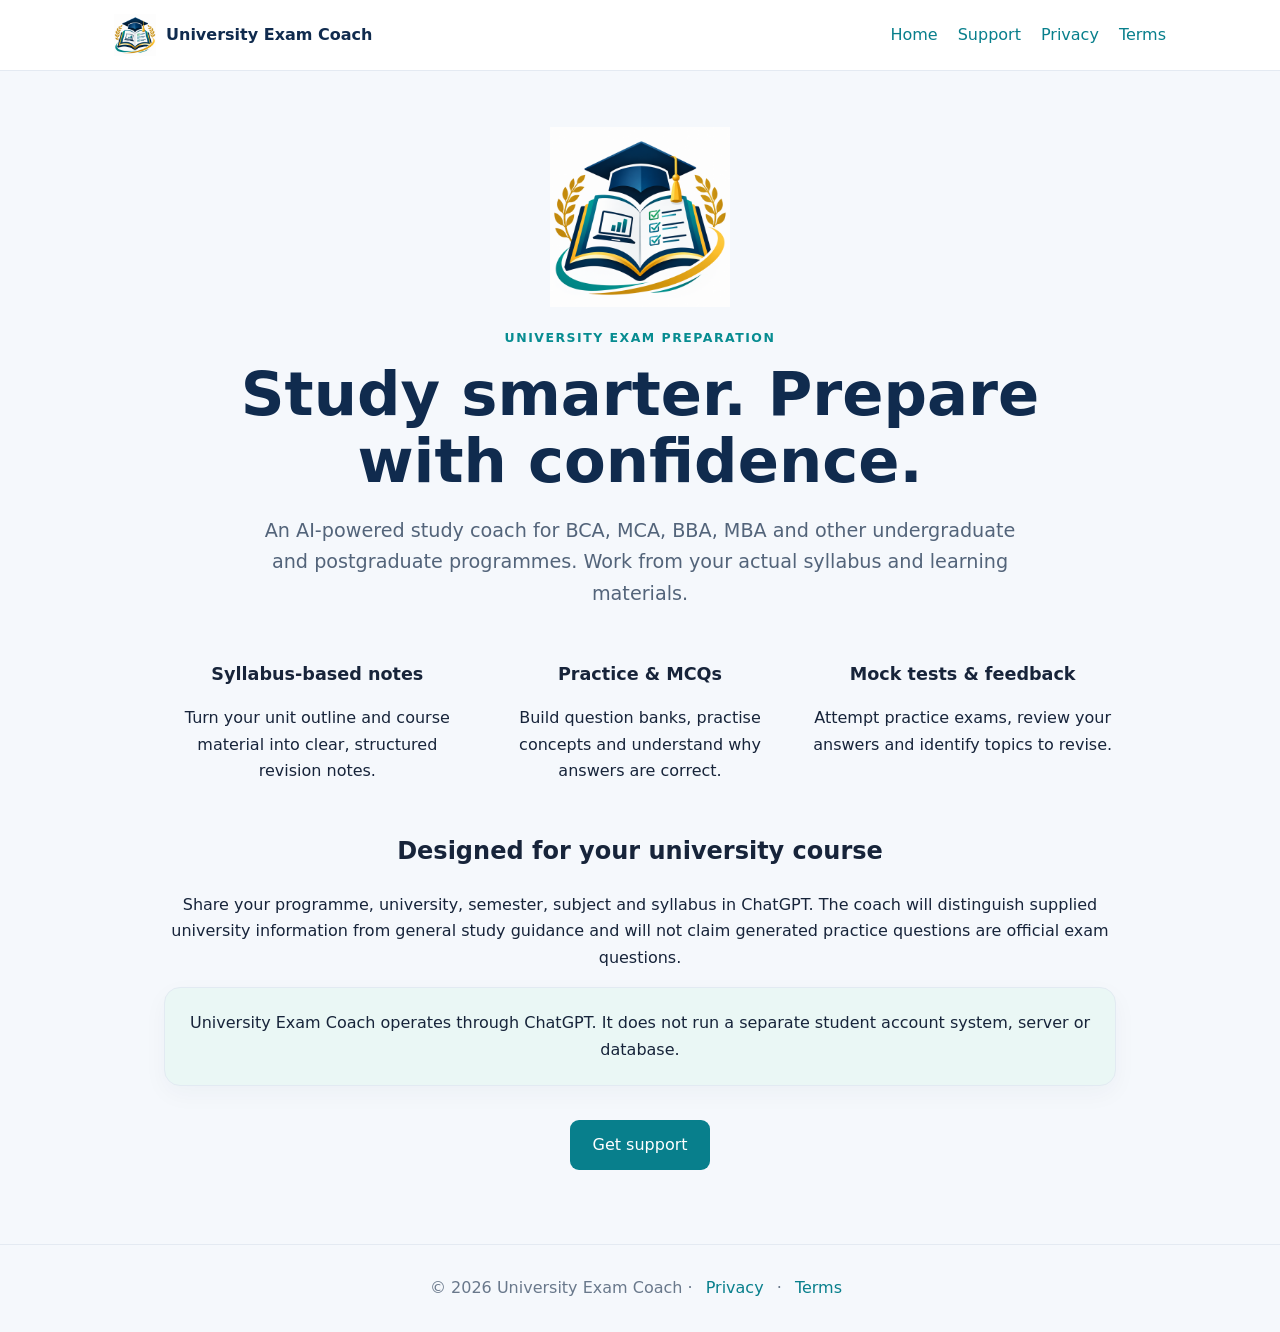
<file: index.html>
<!doctype html>
<html lang="en">
<head>
<meta charset="utf-8">
<meta name="viewport" content="width=device-width,initial-scale=1">

<title>University Exam Coach V3.0.0</title>

<meta name="description" content="Syllabus-based university exam preparation for BCA, MCA, BBA, MBA and other degree programmes.">

<link rel="icon" href="assets/logo.png">
<link rel="stylesheet" href="styles.css">

<style>
.cards a {
    display: block;
    text-decoration: none;
    color: inherit;
    cursor: pointer;
    transition: transform 0.2s ease, box-shadow 0.2s ease;
}

.cards a:hover {
    transform: translateY(-5px);
    box-shadow: 0 8px 20px rgba(0,0,0,0.12);
}

.cards a h2 {
    color: inherit;
}

.cards a:focus-visible {
    outline: 3px solid #168b9b;
    outline-offset: 4px;
}
</style>

</head>

<body>

<header>
<nav>
<a class="brand" href="index.html">
<img src="assets/logo.png" alt="">
University Exam Coach
</a>

<div>
<a href="index.html">Home</a>
<a href="support.html">Support</a>
<a href="privacy.html">Privacy</a>
<a href="terms.html">Terms</a>
</div>
</nav>
</header>

<main class="hero">

<img class="hero-logo" src="assets/logo.png" alt="University Exam Coach emblem">

<p class="eyebrow">UNIVERSITY EXAM PREPARATION</p>

<h1>Study smarter. Prepare with confidence.</h1>

<p class="lead">
An AI-powered study coach for BCA, MCA, BBA, MBA and other undergraduate and postgraduate programmes. Work from your actual syllabus and learning materials.
</p>

<div class="cards">

<a class="card" href="https://chatgpt.com/plugins/plugins_6af9e8169bf481919f3dcebff1b63760" target="_blank" rel="noopener noreferrer">
<h2>Syllabus-based notes</h2>
<p>Turn your unit outline and course material into clear, structured revision notes.</p>
</a>

<a class="card" href="https://chatgpt.com/plugins/plugins_6af9e8169bf481919f3dcebff1b63760" target="_blank" rel="noopener noreferrer">
<h2>Practice &amp; MCQs</h2>
<p>Build question banks, practise concepts and understand why answers are correct.</p>
</a>

<a class="card" href="https://chatgpt.com/plugins/plugins_6af9e8169bf481919f3dcebff1b63760" target="_blank" rel="noopener noreferrer">
<h2>Mock tests &amp; feedback</h2>
<p>Attempt practice exams, review your answers and identify topics to revise.</p>
</a>

</div>

<h2>Designed for your university course</h2>

<p>
Share your programme, university, semester, subject and syllabus in ChatGPT. The coach will distinguish supplied university information from general study guidance and will not claim generated practice questions are official exam questions.
</p>

<p class="notice">
University Exam Coach operates through ChatGPT. It does not run a separate student account system, server or database.
</p>

<a class="button" href="support.html">Get support</a>

</main>

<footer>
© 2026 University Exam Coach ·
<a href="privacy.html">Privacy</a> ·
<a href="terms.html">Terms</a>
</footer>

</body>
</html>
</file>
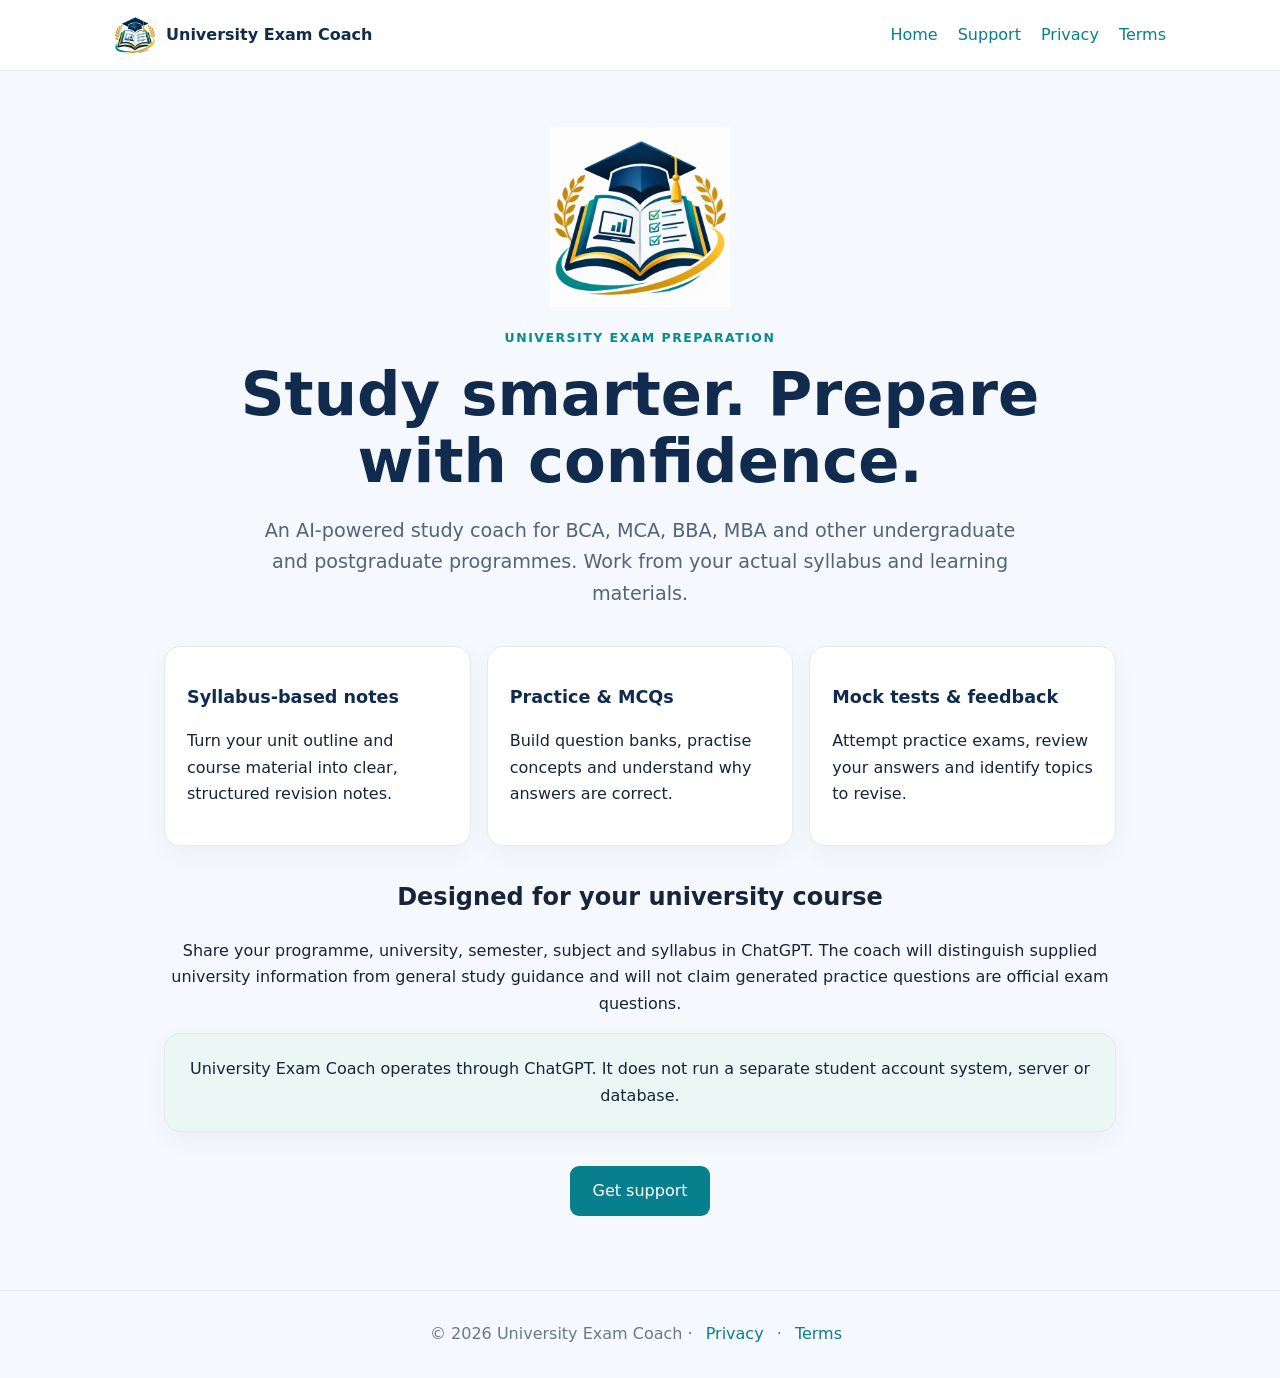
<file: index[1].html>
<!doctype html>
<html lang="en"><head><meta charset="utf-8"><meta name="viewport" content="width=device-width,initial-scale=1">
<title>University Exam Coach V3.0.0</title><meta name="description" content="Syllabus-based university exam preparation for BCA, MCA, BBA, MBA and other degree programmes.">
<link rel="icon" href="assets/logo.png"><link rel="stylesheet" href="styles.css"></head>
<body><header><nav><a class="brand" href="index.html"><img src="assets/logo.png" alt="">University Exam Coach</a><div><a href="index.html">Home</a><a href="support.html">Support</a><a href="privacy.html">Privacy</a><a href="terms.html">Terms</a></div></nav></header>
<main class="hero"><img class="hero-logo" src="assets/logo.png" alt="University Exam Coach emblem">
<p class="eyebrow">UNIVERSITY EXAM PREPARATION</p><h1>Study smarter. Prepare with confidence.</h1>
<p class="lead">An AI-powered study coach for BCA, MCA, BBA, MBA and other undergraduate and postgraduate programmes. Work from your actual syllabus and learning materials.</p>
<div class="cards"><article><h2>Syllabus-based notes</h2><p>Turn your unit outline and course material into clear, structured revision notes.</p></article><article><h2>Practice & MCQs</h2><p>Build question banks, practise concepts and understand why answers are correct.</p></article><article><h2>Mock tests & feedback</h2><p>Attempt practice exams, review your answers and identify topics to revise.</p></article></div>
<h2>Designed for your university course</h2><p>Share your programme, university, semester, subject and syllabus in ChatGPT. The coach will distinguish supplied university information from general study guidance and will not claim generated practice questions are official exam questions.</p>
<p class="notice">University Exam Coach operates through ChatGPT. It does not run a separate student account system, server or database.</p>
<a class="button" href="support.html">Get support</a></main>
<footer>© 2026 University Exam Coach · <a href="privacy.html">Privacy</a> · <a href="terms.html">Terms</a></footer></body></html>
</file>
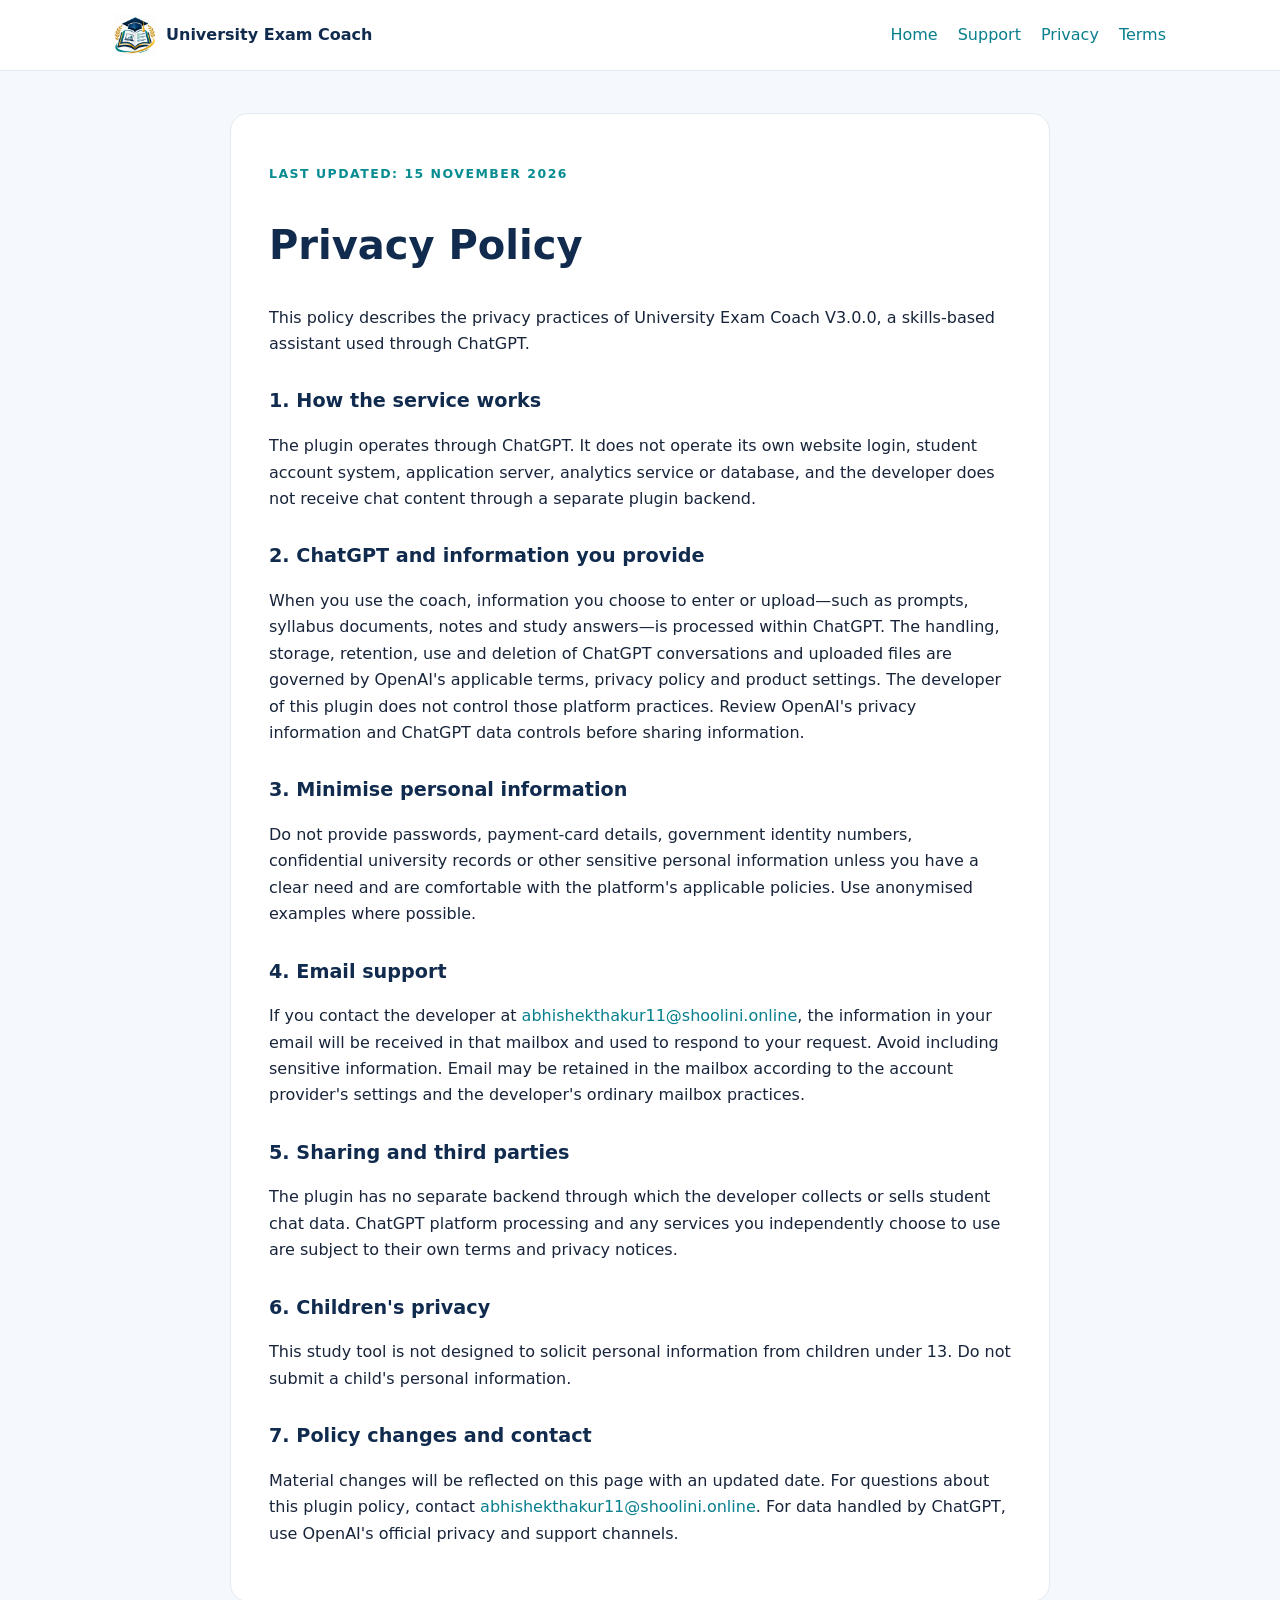
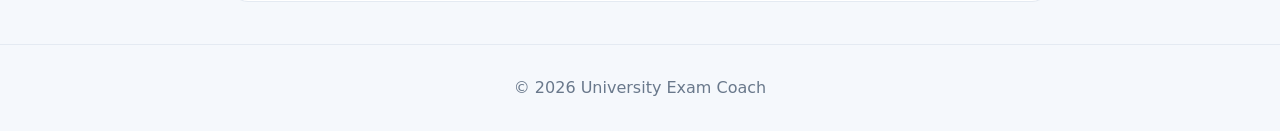
<file: privacy.html>
<!doctype html><html lang="en"><head><meta charset="utf-8"><meta name="viewport" content="width=device-width,initial-scale=1"><title>Privacy Policy | University Exam Coach</title><link rel="stylesheet" href="styles.css"></head><body><header><nav><a class="brand" href="index.html"><img src="assets/logo.png" alt="">University Exam Coach</a><div><a href="index.html">Home</a><a href="support.html">Support</a><a href="privacy.html">Privacy</a><a href="terms.html">Terms</a></div></nav></header><main class="content"><p class="eyebrow">LAST UPDATED: 15 NOVEMBER 2026</p><h1>Privacy Policy</h1><p>This policy describes the privacy practices of University Exam Coach V3.0.0, a skills-based assistant used through ChatGPT.</p><h2>1. How the service works</h2><p>The plugin operates through ChatGPT. It does not operate its own website login, student account system, application server, analytics service or database, and the developer does not receive chat content through a separate plugin backend.</p><h2>2. ChatGPT and information you provide</h2><p>When you use the coach, information you choose to enter or upload—such as prompts, syllabus documents, notes and study answers—is processed within ChatGPT. The handling, storage, retention, use and deletion of ChatGPT conversations and uploaded files are governed by OpenAI's applicable terms, privacy policy and product settings. The developer of this plugin does not control those platform practices. Review OpenAI's privacy information and ChatGPT data controls before sharing information.</p><h2>3. Minimise personal information</h2><p>Do not provide passwords, payment-card details, government identity numbers, confidential university records or other sensitive personal information unless you have a clear need and are comfortable with the platform's applicable policies. Use anonymised examples where possible.</p><h2>4. Email support</h2><p>If you contact the developer at <a href="mailto:abhishekthakur11@shoolini.online">abhishekthakur11@shoolini.online</a>, the information in your email will be received in that mailbox and used to respond to your request. Avoid including sensitive information. Email may be retained in the mailbox according to the account provider's settings and the developer's ordinary mailbox practices.</p><h2>5. Sharing and third parties</h2><p>The plugin has no separate backend through which the developer collects or sells student chat data. ChatGPT platform processing and any services you independently choose to use are subject to their own terms and privacy notices.</p><h2>6. Children's privacy</h2><p>This study tool is not designed to solicit personal information from children under 13. Do not submit a child's personal information.</p><h2>7. Policy changes and contact</h2><p>Material changes will be reflected on this page with an updated date. For questions about this plugin policy, contact <a href="mailto:abhishekthakur11@shoolini.online">abhishekthakur11@shoolini.online</a>. For data handled by ChatGPT, use OpenAI's official privacy and support channels.</p></main><footer>© 2026 University Exam Coach</footer></body></html>
</file>
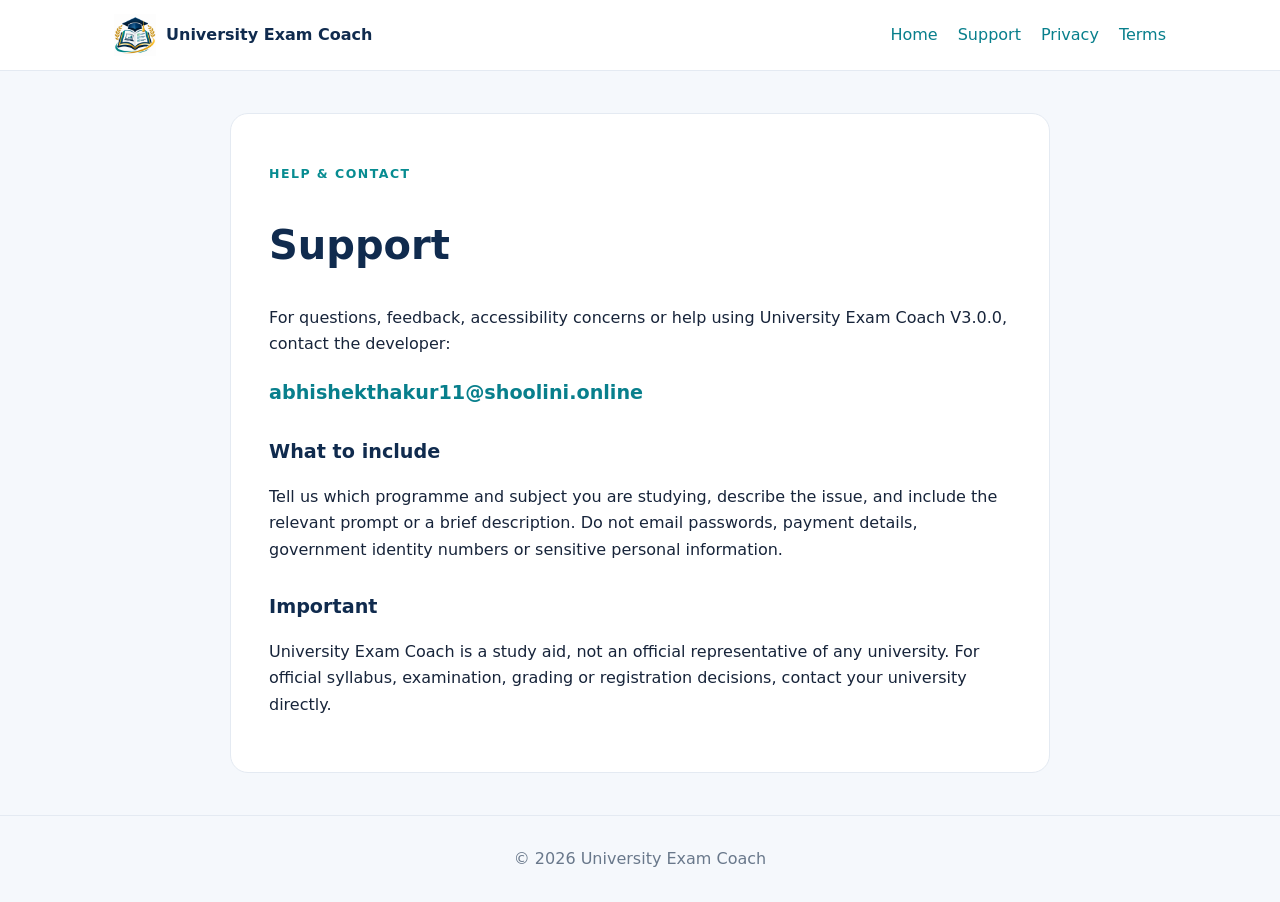
<file: support.html>
<!doctype html><html lang="en"><head><meta charset="utf-8"><meta name="viewport" content="width=device-width,initial-scale=1"><title>Support | University Exam Coach</title><link rel="stylesheet" href="styles.css"></head><body><header><nav><a class="brand" href="index.html"><img src="assets/logo.png" alt="">University Exam Coach</a><div><a href="index.html">Home</a><a href="support.html">Support</a><a href="privacy.html">Privacy</a><a href="terms.html">Terms</a></div></nav></header><main class="content"><p class="eyebrow">HELP & CONTACT</p><h1>Support</h1><p>For questions, feedback, accessibility concerns or help using University Exam Coach V3.0.0, contact the developer:</p><p class="contact"><a href="mailto:abhishekthakur11@shoolini.online">abhishekthakur11@shoolini.online</a></p><h2>What to include</h2><p>Tell us which programme and subject you are studying, describe the issue, and include the relevant prompt or a brief description. Do not email passwords, payment details, government identity numbers or sensitive personal information.</p><h2>Important</h2><p>University Exam Coach is a study aid, not an official representative of any university. For official syllabus, examination, grading or registration decisions, contact your university directly.</p></main><footer>© 2026 University Exam Coach</footer></body></html>
</file>
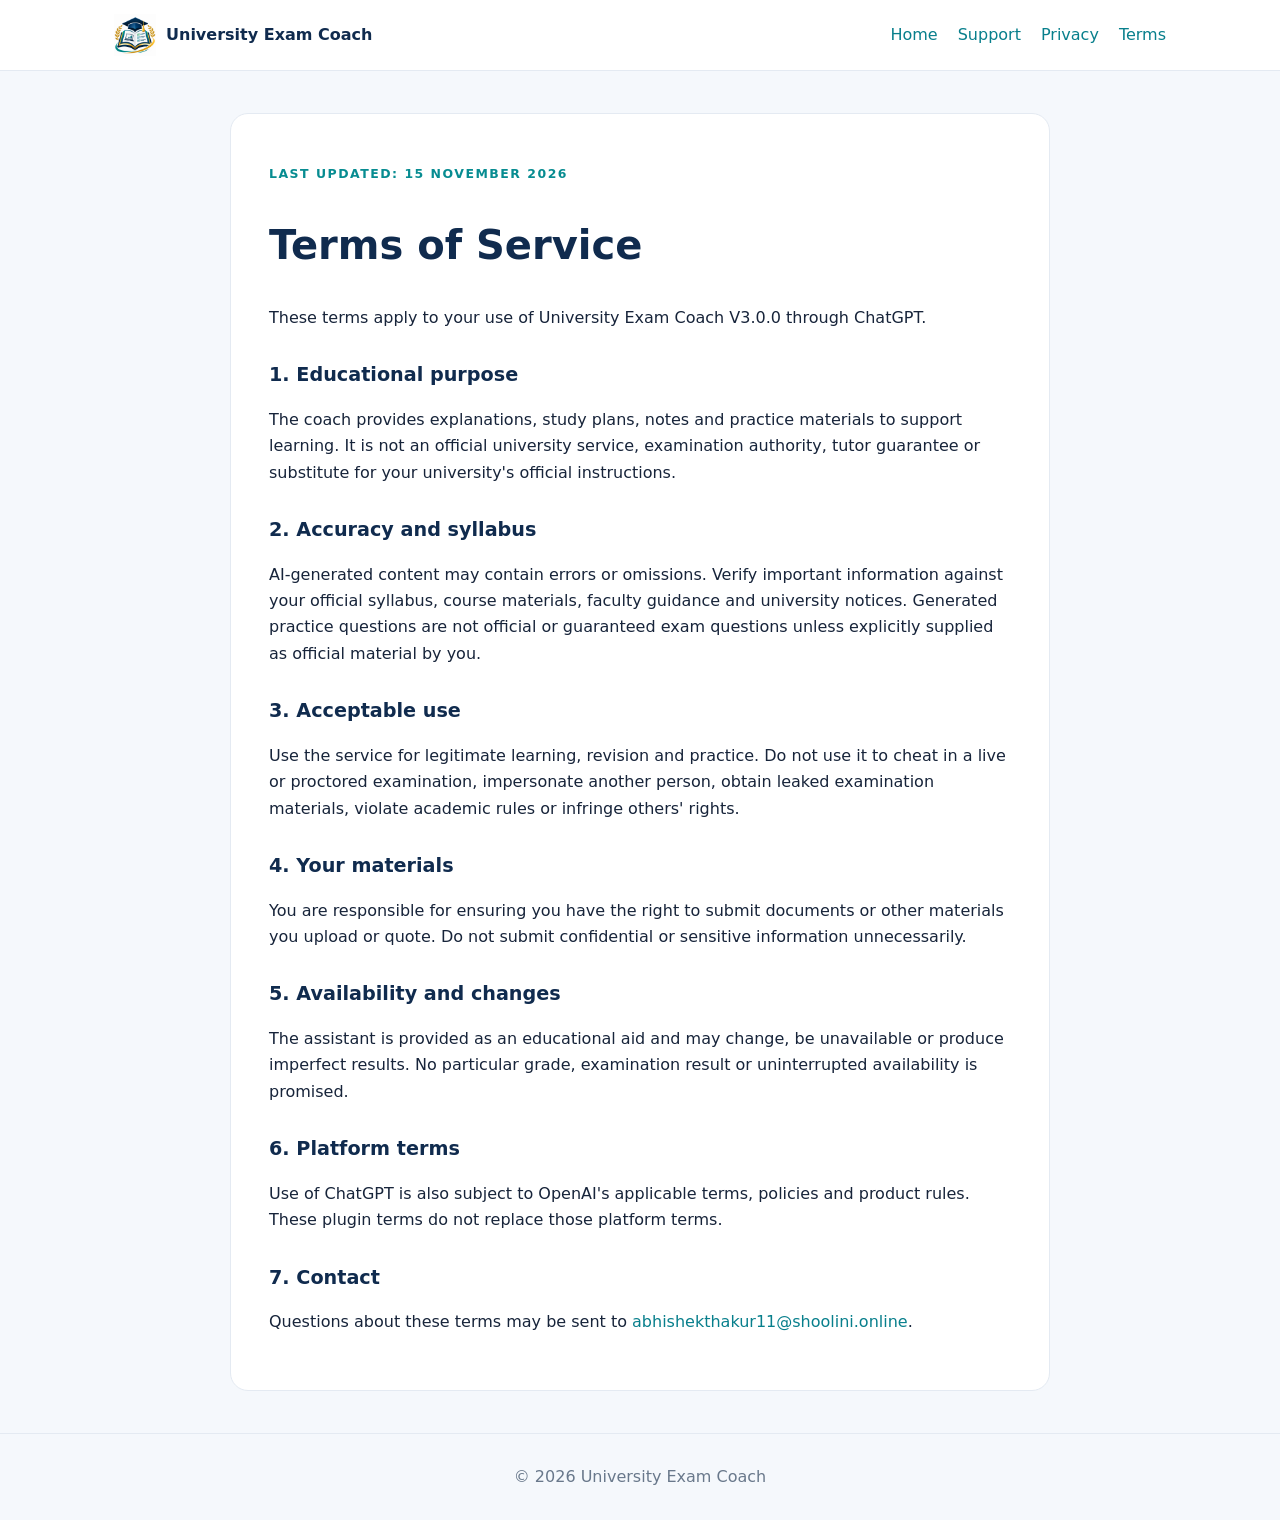
<file: terms.html>
<!doctype html><html lang="en"><head><meta charset="utf-8"><meta name="viewport" content="width=device-width,initial-scale=1"><title>Terms of Service | University Exam Coach</title><link rel="stylesheet" href="styles.css"></head><body><header><nav><a class="brand" href="index.html"><img src="assets/logo.png" alt="">University Exam Coach</a><div><a href="index.html">Home</a><a href="support.html">Support</a><a href="privacy.html">Privacy</a><a href="terms.html">Terms</a></div></nav></header><main class="content"><p class="eyebrow">LAST UPDATED: 15 NOVEMBER 2026</p><h1>Terms of Service</h1><p>These terms apply to your use of University Exam Coach V3.0.0 through ChatGPT.</p><h2>1. Educational purpose</h2><p>The coach provides explanations, study plans, notes and practice materials to support learning. It is not an official university service, examination authority, tutor guarantee or substitute for your university's official instructions.</p><h2>2. Accuracy and syllabus</h2><p>AI-generated content may contain errors or omissions. Verify important information against your official syllabus, course materials, faculty guidance and university notices. Generated practice questions are not official or guaranteed exam questions unless explicitly supplied as official material by you.</p><h2>3. Acceptable use</h2><p>Use the service for legitimate learning, revision and practice. Do not use it to cheat in a live or proctored examination, impersonate another person, obtain leaked examination materials, violate academic rules or infringe others' rights.</p><h2>4. Your materials</h2><p>You are responsible for ensuring you have the right to submit documents or other materials you upload or quote. Do not submit confidential or sensitive information unnecessarily.</p><h2>5. Availability and changes</h2><p>The assistant is provided as an educational aid and may change, be unavailable or produce imperfect results. No particular grade, examination result or uninterrupted availability is promised.</p><h2>6. Platform terms</h2><p>Use of ChatGPT is also subject to OpenAI's applicable terms, policies and product rules. These plugin terms do not replace those platform terms.</p><h2>7. Contact</h2><p>Questions about these terms may be sent to <a href="mailto:abhishekthakur11@shoolini.online">abhishekthakur11@shoolini.online</a>.</p></main><footer>© 2026 University Exam Coach</footer></body></html>
</file>
<file: styles.css>
*{box-sizing:border-box}body{margin:0;background:#f5f8fc;color:#17243a;font:16px/1.65 system-ui,-apple-system,Segoe UI,Roboto,sans-serif}header{background:#fff;border-bottom:1px solid #e4eaf2}nav{max-width:1100px;margin:auto;padding:14px 24px;display:flex;align-items:center;justify-content:space-between;gap:20px}nav div{display:flex;gap:20px;flex-wrap:wrap}a{color:#087f8c;text-decoration:none}.brand{display:flex;align-items:center;gap:10px;color:#102b4e;font-weight:750}.brand img{width:42px;height:42px;object-fit:contain}main{max-width:1000px;margin:auto;padding:56px 24px}.hero{text-align:center}.hero-logo{width:180px;height:180px;object-fit:contain}.eyebrow{color:#078c91;font-weight:800;letter-spacing:.12em;font-size:.78rem}.hero h1{font-size:clamp(2.2rem,5vw,3.8rem);line-height:1.1;color:#102b4e;margin:12px auto;max-width:800px}.lead{font-size:1.2rem;max-width:760px;margin:20px auto 36px;color:#53647a}.cards{display:grid;grid-template-columns:repeat(auto-fit,minmax(220px,1fr));gap:16px;margin:32px 0}.cards article,.notice{background:white;border:1px solid #e2eaf2;border-radius:16px;padding:22px;text-align:left;box-shadow:0 8px 24px #102b4e0a}.cards h2{font-size:1.1rem;color:#102b4e}.notice{background:#eaf7f5;text-align:center}.button{display:inline-block;background:#087f8c;color:white;padding:12px 22px;border-radius:9px;margin:18px}.content{max-width:820px;background:#fff;margin:42px auto;padding:38px;border:1px solid #e4eaf2;border-radius:18px}.content h1{font-size:2.5rem;color:#102b4e}.content h2{margin-top:28px;color:#102b4e;font-size:1.2rem}.contact{font-size:1.2rem;font-weight:700}footer{text-align:center;color:#69788b;padding:30px;border-top:1px solid #e4eaf2}footer a{margin:0 8px}@media(max-width:650px){nav{align-items:flex-start;flex-direction:column}nav div{gap:12px}.content{margin:20px 12px;padding:24px}main{padding:36px 18px}}
</file>
